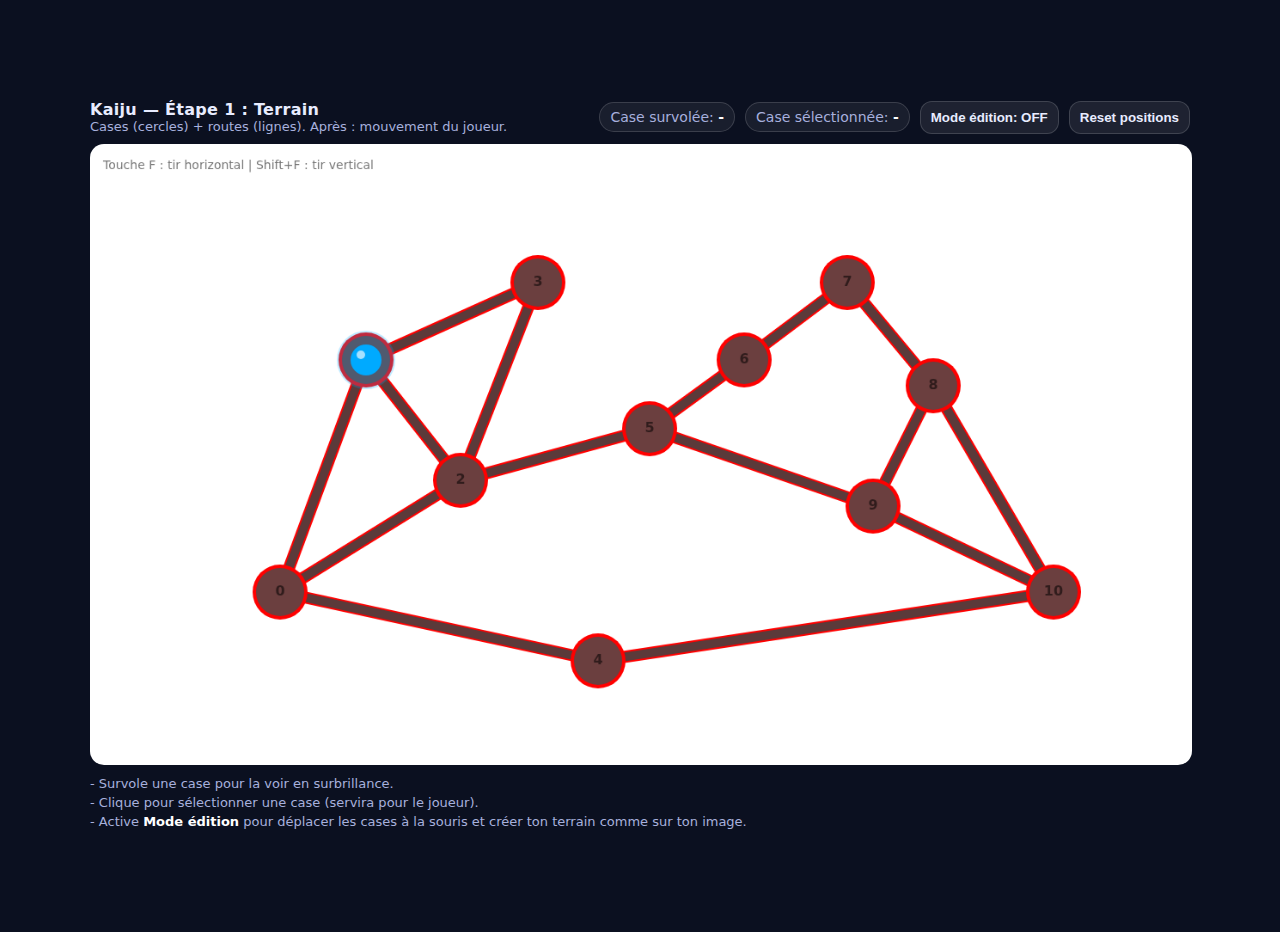
<file: mini-jeux/jeu3/index.html>
<!doctype html>
<html lang="fr">

<head>
    <meta charset="utf-8" />
    <meta name="viewport" content="width=device-width, initial-scale=1" />
    <title>Kaiju — Terrain</title>
    <style>
        body {
            margin: 0;
            background: #0b1020;
            color: #e8ecff;
            font-family: system-ui, Arial, sans-serif;
            display: flex;
            min-height: 100vh;
            align-items: center;
            justify-content: center;
            padding: 16px;
        }

        .wrap {
            width: min(1100px, 100%);
        }

        .top {
            display: flex;
            align-items: center;
            justify-content: space-between;
            gap: 12px;
            margin-bottom: 10px;
            flex-wrap: wrap;
        }

        .hud {
            color: #a7b0dd;
            font-size: 14px;
            display: flex;
            gap: 10px;
            flex-wrap: wrap;
            align-items: center;
        }

        .pill {
            border: 1px solid rgba(255, 255, 255, .15);
            background: rgba(255, 255, 255, .06);
            padding: 6px 10px;
            border-radius: 999px;
        }

        button {
            cursor: pointer;
            background: rgba(255, 255, 255, .08);
            border: 1px solid rgba(255, 255, 255, .15);
            color: #e8ecff;
            padding: 8px 10px;
            border-radius: 12px;
            font-weight: 700;
        }

        button:hover {
            background: rgba(255, 255, 255, .12);
        }

        canvas {
            width: 100%;
            aspect-ratio: 16/9;
            border-radius: 14px;
            border: 1px solid rgba(255, 255, 255, .12);
            background: #ffffff;
            display: block;
        }

        .hint {
            margin-top: 10px;
            color: #a7b0dd;
            font-size: 13px;
            line-height: 1.45;
        }

        b {
            color: #fff;
        }
    </style>
</head>

<body>
    <div class="wrap">
        <div class="top">
            <div>
                <div style="font-weight:900; letter-spacing:.3px;">Kaiju — Étape 1 : Terrain</div>
                <div style="color:#a7b0dd; font-size:13px;">Cases (cercles) + routes (lignes). Après : mouvement du
                    joueur.</div>
            </div>
            <div class="hud">
                <span class="pill">Case survolée: <b id="hovered">-</b></span>
                <span class="pill">Case sélectionnée: <b id="selected">-</b></span>
                <button id="toggleEdit">Mode édition: OFF</button>
                <button id="reset">Reset positions</button>
            </div>
        </div>

        <canvas id="game" width="1280" height="720"></canvas>
        <div class="hint">
            - Survole une case pour la voir en surbrillance.<br />
            - Clique pour sélectionner une case (servira pour le joueur).<br />
            - Active <b>Mode édition</b> pour déplacer les cases à la souris et créer ton terrain comme sur ton image.
        </div>
    </div>

    <script>
        (() => {
            const canvas = document.getElementById("game");
            const ctx = canvas.getContext("2d");

            const uiHovered = document.getElementById("hovered");
            const uiSelected = document.getElementById("selected");
            const btnToggleEdit = document.getElementById("toggleEdit");
            const btnReset = document.getElementById("reset");

            let gameOver = false;
            let gameOverMsg = "";

            let nextFireIn = 2.0; // première attaque après 2 sec

            let bombTimer = 10.0;     // première bombe après 15s
            const BOMB_INTERVAL = 3.0; // ensuite toutes les 5s
            // ====== TERRAIN ======
            const initialNodes = [
                { id: 0, x: 220, y: 520 },
                { id: 1, x: 320, y: 250 },
                { id: 2, x: 430, y: 390 },
                { id: 3, x: 520, y: 160 },
                { id: 4, x: 590, y: 600 },
                { id: 5, x: 650, y: 330 },
                { id: 6, x: 760, y: 250 },
                { id: 7, x: 880, y: 160 },
                { id: 8, x: 980, y: 280 },
                { id: 9, x: 910, y: 420 },
                { id: 10, x: 1120, y: 520 },
            ];

            const edges = [
                [0, 1], [0, 2], [0, 4],
                [1, 2], [1, 3],
                [2, 3], [2, 5],
                [5, 6], [5, 9],
                [6, 7],
                [7, 8],
                [8, 9], [8, 10],
                [9, 10],
                [4, 10],
            ];

            let nodes = initialNodes.map(n => ({ ...n }));

            // ====== ADJ (voisins) ======
            const adj = new Map();
            for (const n of initialNodes) adj.set(n.id, []);
            for (const [a, b] of edges) {
                adj.get(a).push(b);
                adj.get(b).push(a);
            }

            // ====== UI / Interaction ======
            let hoveredId = null;
            let selectedId = null;

            let editMode = false;
            let draggingId = null;
            let dragOffset = { x: 0, y: 0 };

            const NODE_RADIUS = 28;
            const EDGE_WIDTH = 10;

            function setEditMode(on) {
                editMode = on;
                btnToggleEdit.textContent = `Mode édition: ${editMode ? "ON" : "OFF"}`;
            }

            function resetPositions() {
                nodes = initialNodes.map(n => ({ ...n }));
                initPlayer();
                initKaiju();
            }

            // ====== Helpers ======
            function dist2(ax, ay, bx, by) {
                const dx = ax - bx, dy = ay - by;
                return dx * dx + dy * dy;
            }

            function getMousePos(evt) {
                const r = canvas.getBoundingClientRect();
                const scaleX = canvas.width / r.width;
                const scaleY = canvas.height / r.height;
                return {
                    x: (evt.clientX - r.left) * scaleX,
                    y: (evt.clientY - r.top) * scaleY
                };
            }

            function hitNode(mx, my) {
                for (let i = nodes.length - 1; i >= 0; i--) {
                    const n = nodes[i];
                    if (dist2(mx, my, n.x, n.y) <= NODE_RADIUS * NODE_RADIUS) return n.id;
                }
                return null;
            }

            function getNode(id) { return nodes.find(n => n.id === id); }

            // ====== JOUEUR ======
            let playerNodeId = 1;
            let playerPos = { x: 0, y: 0 };
            let playerTarget = { x: 0, y: 0 };
            let isMoving = false;

            const PLAYER_SPEED = 520; // px/s

            function initPlayer() {
                const start = getNode(playerNodeId);
                playerPos.x = start.x; playerPos.y = start.y;
                playerTarget.x = start.x; playerTarget.y = start.y;
                isMoving = false;
            }

            function canMoveTo(fromId, toId) {
                return adj.get(fromId)?.includes(toId);
            }

            function movePlayerTo(nodeId) {
                if (isMoving) return;
                if (!canMoveTo(playerNodeId, nodeId)) return;

                const dest = getNode(nodeId);
                if (!dest) return;

                isMoving = true;
                playerNodeId = nodeId;
                playerTarget.x = dest.x;
                playerTarget.y = dest.y;
            }

            // ====== KAIJU (spawn sur case 10, chase 7s, respawn timer) ======********************************************************************
            const KAIJU = {
                state: "idle",      // "idle" | "warning" | "active"
                nodeId: 10,
                pos: { x: 0, y: 0 },
                target: { x: 0, y: 0 },
                moving: false,

                // timers
                spawnIn: 25.0,      // 1ère apparition après 30s
                nextInterval: 15.0, // ensuite toutes les 15s
                activeLeft: 0,      // temps restant en chase

                // warning blink
                wT: 0,
                wStep: 0,           // 0 ON, 1 OFF, 2 ON
                wVisible: true,
            };

            const KAIJU_WARN_ON = 0.5;
            const KAIJU_WARN_OFF = 0.5;
            const KAIJU_ACTIVE_DURATION = 7.0;         // chase 7s
            const KAIJU_SPEED = PLAYER_SPEED * 0.5;   // presque pareil que joueur 
            let kaijuStepTimer = 0.0;                  // tempo décision de pas

            function initKaijuSpawnSystem() {
                KAIJU.state = "idle";
                KAIJU.spawnIn = 25.0;
                KAIJU.activeLeft = 0;
                KAIJU.moving = false;

                const start = getNode(10);
                KAIJU.pos.x = start.x; KAIJU.pos.y = start.y;
                KAIJU.target.x = start.x; KAIJU.target.y = start.y;
            }

            // plus court chemin: renvoie le "prochain pas" vers goal
            function bfsNextStep(startId, goalId) {
                if (startId === goalId) return startId;

                const q = [startId];
                const prev = new Map();
                prev.set(startId, null);

                while (q.length) {
                    const cur = q.shift();
                    for (const nb of (adj.get(cur) || [])) {
                        if (prev.has(nb)) continue;
                        prev.set(nb, cur);

                        if (nb === goalId) {
                            // remonter jusqu'au premier pas
                            let step = nb;
                            let p = prev.get(step);
                            while (p !== startId && p !== null) {
                                step = p;
                                p = prev.get(step);
                            }
                            return step;
                        }
                        q.push(nb);
                    }
                }
                return startId;
            }

            function startKaijuWarning() {
                // place kaiju sur node 10 (sans être visible "active" encore)
                KAIJU.nodeId = 10;
                const n = getNode(10);
                KAIJU.pos.x = n.x; KAIJU.pos.y = n.y;
                KAIJU.target.x = n.x; KAIJU.target.y = n.y;
                KAIJU.moving = false;

                KAIJU.state = "warning";
                KAIJU.wT = 0;
                KAIJU.wStep = 0;
                KAIJU.wVisible = true;
            }

            function startKaijuActive() {
                KAIJU.state = "active";
                KAIJU.activeLeft = KAIJU_ACTIVE_DURATION;
                kaijuStepTimer = 0.0;
            }

            function hideKaiju() {
                KAIJU.state = "idle";
                KAIJU.moving = false;
                KAIJU.activeLeft = 0;
            }

            function updateKaiju(dt) {
                if (gameOver) return;

                // timer spawn global
                if (KAIJU.state === "idle") {
                    KAIJU.spawnIn -= dt;
                    if (KAIJU.spawnIn <= 0) {
                        startKaijuWarning();
                        // prépare le prochain spawn (dans 20s) — on le remettra après fin de chase
                        KAIJU.spawnIn = KAIJU.nextInterval;
                    }
                    return;
                }

                // warning blink 2 fois
                if (KAIJU.state === "warning") {
                    KAIJU.wT += dt;

                    if (KAIJU.wStep === 0) {
                        KAIJU.wVisible = true;
                        if (KAIJU.wT >= KAIJU_WARN_ON) { KAIJU.wT = 0; KAIJU.wStep = 1; }
                    } else if (KAIJU.wStep === 1) {
                        KAIJU.wVisible = false;
                        if (KAIJU.wT >= KAIJU_WARN_OFF) { KAIJU.wT = 0; KAIJU.wStep = 2; }
                    } else {
                        KAIJU.wVisible = true;
                        if (KAIJU.wT >= KAIJU_WARN_ON) {
                            startKaijuActive();
                        }
                    }
                    return;
                }

                // active chase
                if (KAIJU.state === "active") {
                    KAIJU.activeLeft -= dt;
                    if (KAIJU.activeLeft <= 0) {
                        hideKaiju();
                        return;
                    }

                    // décide un pas toutes les ~0.8s (ajuste)
                    kaijuStepTimer -= dt;
                    if (kaijuStepTimer <= 0 && !KAIJU.moving) {
                        const next = bfsNextStep(KAIJU.nodeId, playerNodeId);
                        if (next !== KAIJU.nodeId) {
                            const dest = getNode(next);
                            KAIJU.nodeId = next;
                            KAIJU.target.x = dest.x;
                            KAIJU.target.y = dest.y;
                            KAIJU.moving = true;
                        }
                        kaijuStepTimer = 0.6 + Math.random() * 0.4; // 0.6–1.0s
                    }

                    // animation déplacement kaiju
                    if (KAIJU.moving) {
                        const dx = KAIJU.target.x - KAIJU.pos.x;
                        const dy = KAIJU.target.y - KAIJU.pos.y;
                        const dist = Math.hypot(dx, dy);
                        const step = KAIJU_SPEED * dt;

                        if (dist <= step) {
                            KAIJU.pos.x = KAIJU.target.x;
                            KAIJU.pos.y = KAIJU.target.y;
                            KAIJU.moving = false;

                            // si kaiju arrive sur la case du joueur -> perdu
                            if (KAIJU.nodeId === playerNodeId) {
                                killPlayer("Le Kaiju t'a rattrapé !");
                            }
                        } else {
                            KAIJU.pos.x += (dx / dist) * step;
                            KAIJU.pos.y += (dy / dist) * step;
                        }
                    }
                }
            }

            function drawKaiju() {
                // WARNING: juste un gros halo sur la case 10
                if (KAIJU.state === "warning" && KAIJU.wVisible) {
                    const n = getNode(10);
                    ctx.save();
                    ctx.fillStyle = "rgba(160, 60, 255, 0.18)";
                    ctx.beginPath();
                    ctx.arc(n.x, n.y, NODE_RADIUS + 40, 0, Math.PI * 2);
                    ctx.fill();
                    // petit warning au centre
                    drawWarningAt(n.x, n.y);
                    ctx.restore();
                    return;
                }

                // ACTIVE: boule violette
                if (KAIJU.state === "active") {
                    const x = KAIJU.pos.x, y = KAIJU.pos.y;
                    ctx.save();
                    ctx.fillStyle = "rgba(160, 60, 255, 0.25)";
                    ctx.beginPath();
                    ctx.arc(x, y, 46, 0, Math.PI * 2);
                    ctx.fill();

                    ctx.fillStyle = "#a03cff";
                    ctx.beginPath();
                    ctx.arc(x, y, 24, 0, Math.PI * 2);
                    ctx.fill();
                    ctx.restore();
                }
            }

            // ====== ATTAQUE FEU (bordure -> ligne -> projectile) ======*******************************************************************************

            const FIRE = {
                state: "idle",    // "idle" | "warning" | "firing"
                axis: "h",        // "h" ou "v"
                lineX: 0,
                lineY: 0,
                t: 0,
                blinkStep: 0,     // 0 ON, 1 OFF, 2 ON
                visible: true,
                projectile: null, // {x,y,vx,vy}
            };

            const WARN_ON = 0.5;
            const WARN_OFF = 0.5;
            const FIRE_SPEED = PLAYER_SPEED * 1.6;  // ~ vitesse joueur
            const FIRE_RADIUS = 28;           // 🔥 plus gros (augmente si tu veux)
            const PLAYER_RADIUS = 18;
            const WARNING_SCALE = 1.4;              // ⚠️ icône plus grande
            function startFireAttack(axis) {


                FIRE.axis = axis;

                // Important: on "verrouille" la ligne au moment du warning (sinon ça bouge trop)
                FIRE.lineX = playerPos.x;
                FIRE.lineY = playerPos.y;

                FIRE.state = "warning";
                FIRE.t = 0;
                FIRE.blinkStep = 0;
                FIRE.visible = true;
                FIRE.projectile = null;
            }

            function spawnProjectile() {
                if (FIRE.axis === "h") {
                    const fromLeft = Math.random() < 0.5;
                    FIRE.projectile = {
                        x: fromLeft ? -60 : canvas.width + 60,
                        y: FIRE.lineY,
                        vx: fromLeft ? FIRE_SPEED : -FIRE_SPEED,
                        vy: 0
                    };
                } else {
                    const fromTop = Math.random() < 0.5;
                    FIRE.projectile = {
                        x: FIRE.lineX,
                        y: fromTop ? -60 : canvas.height + 60,
                        vx: 0,
                        vy: fromTop ? FIRE_SPEED : -FIRE_SPEED
                    };
                }
            }

            function killPlayer(reason) {
                gameOver = true;
                gameOverMsg = "T'as perdu 😵 — " + reason;

                // stop feu
                FIRE.state = "idle";
                FIRE.projectile = null;

                // stop mouvement
                isMoving = false;
            }

            function updateFire(dt) {

                if (FIRE.state === "idle") return;

                if (FIRE.state === "warning") {
                    FIRE.t += dt;

                    if (FIRE.blinkStep === 0) {
                        FIRE.visible = true;
                        if (FIRE.t >= WARN_ON) { FIRE.t = 0; FIRE.blinkStep = 1; }
                    } else if (FIRE.blinkStep === 1) {
                        FIRE.visible = false;
                        if (FIRE.t >= WARN_OFF) { FIRE.t = 0; FIRE.blinkStep = 2; }
                    } else {
                        FIRE.visible = true;
                        if (FIRE.t >= WARN_ON) {
                            FIRE.state = "firing";
                            spawnProjectile();
                        }
                    }
                    return;
                }

                // firing
                const p = FIRE.projectile;
                if (!p) { FIRE.state = "idle"; return; }

                p.x += p.vx * dt;
                p.y += p.vy * dt;

                // collision joueur vs boule de feu
                const d = Math.hypot(playerPos.x - p.x, playerPos.y - p.y);
                if (d <= (PLAYER_RADIUS + FIRE_RADIUS)) {
                    killPlayer("Touché par le feu !");
                }

                // fin quand sort de l'écran
                if (p.x < -120 || p.x > canvas.width + 120 || p.y < -120 || p.y > canvas.height + 120) {
                    FIRE.state = "idle";
                    FIRE.projectile = null;
                }
            }


            function drawWarningAt(x, y) {
                ctx.save();
                ctx.translate(x, y);

                const s = WARNING_SCALE;

                ctx.fillStyle = "#ffd400";
                ctx.beginPath();
                ctx.moveTo(0, -22 * s);
                ctx.lineTo(22 * s, 18 * s);
                ctx.lineTo(-22 * s, 18 * s);
                ctx.closePath();
                ctx.fill();

                ctx.fillStyle = "#111";
                ctx.font = `bold ${Math.round(22 * s)}px system-ui`;
                ctx.textAlign = "center";
                ctx.textBaseline = "middle";
                ctx.fillText("!", 0, 4 * s);

                ctx.restore();
            }

            function drawBorderWarning() {
                if (FIRE.state !== "warning" || !FIRE.visible) return;

                ctx.save();

                // ligne rouge légère
                ctx.strokeStyle = "rgba(255,0,0,0.35)";
                ctx.lineWidth = 8;
                ctx.lineCap = "round";

                if (FIRE.axis === "h") {
                    const y = FIRE.lineY;
                    ctx.beginPath();
                    ctx.moveTo(20, y);
                    ctx.lineTo(canvas.width - 20, y);
                    ctx.stroke();

                    // warning aux 2 bords (gauche + droite)
                    drawWarningAt(40, y);
                    drawWarningAt(canvas.width - 40, y);
                } else {
                    const x = FIRE.lineX;
                    ctx.beginPath();
                    ctx.moveTo(x, 20);
                    ctx.lineTo(x, canvas.height - 20);
                    ctx.stroke();

                    // warning haut + bas
                    drawWarningAt(x, 40);
                    drawWarningAt(x, canvas.height - 40);
                }

                ctx.restore();
            }

            function drawFireball() {
                if (FIRE.state !== "firing" || !FIRE.projectile) return;

                const p = FIRE.projectile;

                // halo
                ctx.fillStyle = "rgba(255, 60, 0, 0.25)";
                ctx.beginPath();
                ctx.arc(p.x, p.y, FIRE_RADIUS + 14, 0, Math.PI * 2);
                ctx.fill();

                // boule (plus grosse)
                ctx.fillStyle = "#ff3c00";
                ctx.beginPath();
                ctx.arc(p.x, p.y, FIRE_RADIUS, 0, Math.PI * 2);
                ctx.fill();

                // centre clair
                ctx.fillStyle = "rgba(255,255,255,0.55)";
                ctx.beginPath();
                ctx.arc(p.x - 6, p.y - 6, Math.max(4, FIRE_RADIUS * 0.35), 0, Math.PI * 2);
                ctx.fill();
            }

            // ====== ATTAQUE BOMBE (zone rouge -> explosion) ======***********************************************************************************
            const BOMB = {
                state: "idle",     // "idle" | "warning" | "exploding"
                x: 0,
                y: 0,
                r: 260,            // rayon du cercle rouge (augmente/réduit)
                t: 0,
                blinkStep: 0,      // 0 ON, 1 OFF, 2 ON
                visible: true,
                affected: [],      // ids des cases touchées
                explosionT: 0,     // timer explosion
            };

            const BOMB_WARN_ON = 0.5;
            const BOMB_WARN_OFF = 0.5;
            const EXPLOSION_DURATION = 0.6; // durée animation explosion

            function pickRandomBombCenter() {
                // centre sur une case aléatoire (tu peux changer: proche du joueur, etc.)
                const n = nodes[Math.floor(Math.random() * nodes.length)];
                return { x: n.x, y: n.y };
            }

            function computeAffectedNodes(cx, cy, radius) {
                const out = [];
                const r2 = radius * radius;
                for (const n of nodes) {
                    const dx = n.x - cx;
                    const dy = n.y - cy;
                    if (dx * dx + dy * dy <= r2) out.push(n.id);
                }
                return out;
            }

            function startBombAttack() {
                if (gameOver) return;
                if (BOMB.state !== "idle") return;       // une bombe à la fois


                const c = pickRandomBombCenter();
                BOMB.x = c.x;
                BOMB.y = c.y;
                BOMB.affected = computeAffectedNodes(BOMB.x, BOMB.y, BOMB.r);

                BOMB.state = "warning";
                BOMB.t = 0;
                BOMB.blinkStep = 0;
                BOMB.visible = true;
                BOMB.explosionT = 0;
            }

            function updateBomb(dt) {
                if (BOMB.state === "idle") return;

                if (BOMB.state === "warning") {
                    BOMB.t += dt;

                    if (BOMB.blinkStep === 0) {
                        BOMB.visible = true;
                        if (BOMB.t >= BOMB_WARN_ON) { BOMB.t = 0; BOMB.blinkStep = 1; }
                    } else if (BOMB.blinkStep === 1) {
                        BOMB.visible = false;
                        if (BOMB.t >= BOMB_WARN_OFF) { BOMB.t = 0; BOMB.blinkStep = 2; }
                    } else {
                        BOMB.visible = true;
                        if (BOMB.t >= BOMB_WARN_ON) {
                            // BOOM
                            BOMB.state = "exploding";
                            BOMB.explosionT = 0;

                            // si joueur sur une case touchée -> perdu
                            if (BOMB.affected.includes(playerNodeId)) {
                                killPlayer("Touché par la bombe !");
                            }
                        }
                    }
                    return;
                }

                // explosion anim
                if (BOMB.state === "exploding") {
                    BOMB.explosionT += dt;
                    if (BOMB.explosionT >= EXPLOSION_DURATION) {
                        BOMB.state = "idle";
                    }
                }
            }

            function drawBombWarning() {
                if (BOMB.state !== "warning" || !BOMB.visible) return;

                // cercle rouge translucide
                ctx.save();
                ctx.fillStyle = "rgba(255, 0, 0, 0.18)";
                ctx.beginPath();
                ctx.arc(BOMB.x, BOMB.y, BOMB.r, 0, Math.PI * 2);
                ctx.fill();

                // contour
                ctx.strokeStyle = "rgba(255, 0, 0, 0.45)";
                ctx.lineWidth = 6;
                ctx.beginPath();
                ctx.arc(BOMB.x, BOMB.y, BOMB.r, 0, Math.PI * 2);
                ctx.stroke();

                // icône ! au centre (réutilise ton style)
                drawWarningAt(BOMB.x, BOMB.y);

                ctx.restore();
            }

            function drawBombExplosion() {
                if (BOMB.state !== "exploding") return;

                const t = Math.min(1, BOMB.explosionT / EXPLOSION_DURATION);

                // expansion + fade
                const R = BOMB.r * (0.6 + 0.6 * t);

                ctx.save();

                // flash central
                ctx.fillStyle = `rgba(255,120,0,${0.25 * (1 - t)})`;
                ctx.beginPath();
                ctx.arc(BOMB.x, BOMB.y, R, 0, Math.PI * 2);
                ctx.fill();

                // ring
                ctx.strokeStyle = `rgba(255,60,0,${0.55 * (1 - t)})`;
                ctx.lineWidth = 10;
                ctx.beginPath();
                ctx.arc(BOMB.x, BOMB.y, R, 0, Math.PI * 2);
                ctx.stroke();

                // marque les cases touchées en rouge pendant l'explosion
                for (const id of BOMB.affected) {
                    const n = getNode(id);
                    if (!n) continue;
                    ctx.fillStyle = `rgba(255,0,0,${0.22 * (1 - t)})`;
                    ctx.beginPath();
                    ctx.arc(n.x, n.y, NODE_RADIUS + 14, 0, Math.PI * 2);
                    ctx.fill();
                }

                ctx.restore();
            }

            // ====== Animation update ======
            let lastTime = performance.now();
            function update() {
                const now = performance.now();
                const dt = Math.min(0.033, (now - lastTime) / 1000);
                lastTime = now;

                if (gameOver) return;
                // ===== BOMBE AUTO =====
                bombTimer -= dt;
                if (bombTimer <= 0) {
                    startBombAttack();
                    bombTimer = BOMB_INTERVAL;
                }

                // Timer attaque auto
                nextFireIn -= dt;
                if (nextFireIn <= 0) {
                    startRandomFireAttack();
                    // Prochaine attaque aléatoire entre 1.8s et 3.5s
                    nextFireIn = 1.8 + Math.random() * 1.7;
                }

                // player move
                if (isMoving) {
                    const dx = playerTarget.x - playerPos.x;
                    const dy = playerTarget.y - playerPos.y;
                    const dist = Math.hypot(dx, dy);
                    const step = PLAYER_SPEED * dt;

                    if (dist <= step) {
                        playerPos.x = playerTarget.x;
                        playerPos.y = playerTarget.y;
                        isMoving = false;
                    } else {
                        playerPos.x += (dx / dist) * step;
                        playerPos.y += (dy / dist) * step;
                    }
                }

                // fire attack
                updateFire(dt);
                updateBomb(dt);
                updateKaiju(dt);
            }



            // ====== Draw ======
            function draw() {
                update();

                ctx.clearRect(0, 0, canvas.width, canvas.height);
                ctx.fillStyle = "#ffffff";
                ctx.fillRect(0, 0, canvas.width, canvas.height);

                // edges
                for (const [aId, bId] of edges) {
                    const a = getNode(aId);
                    const b = getNode(bId);
                    if (!a || !b) continue;

                    ctx.lineCap = "round";

                    ctx.strokeStyle = "#ff0000";
                    ctx.lineWidth = EDGE_WIDTH + 4;
                    ctx.beginPath();
                    ctx.moveTo(a.x, a.y);
                    ctx.lineTo(b.x, b.y);
                    ctx.stroke();

                    ctx.strokeStyle = "#5b3a3a";
                    ctx.lineWidth = EDGE_WIDTH;
                    ctx.beginPath();
                    ctx.moveTo(a.x, a.y);
                    ctx.lineTo(b.x, b.y);
                    ctx.stroke();
                }

                // nodes
                for (const n of nodes) {
                    const isHovered = n.id === hoveredId;
                    const isSelected = n.id === selectedId;

                    ctx.fillStyle = "#ff0000";
                    ctx.beginPath();
                    ctx.arc(n.x, n.y, NODE_RADIUS + 4, 0, Math.PI * 2);
                    ctx.fill();

                    ctx.fillStyle = "#6b3f3f";
                    ctx.beginPath();
                    ctx.arc(n.x, n.y, NODE_RADIUS, 0, Math.PI * 2);
                    ctx.fill();

                    if (isHovered || isSelected) {
                        ctx.strokeStyle = isSelected ? "#00d1ff" : "#ffd166";
                        ctx.lineWidth = 4;
                        ctx.beginPath();
                        ctx.arc(n.x, n.y, NODE_RADIUS + 8, 0, Math.PI * 2);
                        ctx.stroke();
                    }

                    ctx.fillStyle = "rgba(0,0,0,0.55)";
                    ctx.font = "bold 16px system-ui";
                    ctx.textAlign = "center";
                    ctx.textBaseline = "middle";
                    ctx.fillText(String(n.id), n.x, n.y);
                }

                // Kaiju (simple rond violet)
                //effacer
                drawBorderWarning(); // warning AU-DESSUS du terrain
                drawFireball();      // boule AU-DESSUS
                drawBombWarning();
                drawBombExplosion();
                drawKaiju();


                // joueur (dessiné au-dessus)
                {
                    const px = playerPos.x;
                    const py = playerPos.y;

                    ctx.fillStyle = "rgba(0, 170, 255, 0.25)";
                    ctx.beginPath();
                    ctx.arc(px, py, 34, 0, Math.PI * 2);
                    ctx.fill();

                    ctx.fillStyle = "#00aaff";
                    ctx.beginPath();
                    ctx.arc(px, py, 18, 0, Math.PI * 2);
                    ctx.fill();

                    ctx.fillStyle = "rgba(255,255,255,0.65)";
                    ctx.beginPath();
                    ctx.arc(px - 6, py - 6, 5, 0, Math.PI * 2);
                    ctx.fill();
                }

                // texte édition
                if (editMode) {
                    ctx.fillStyle = "rgba(0,0,0,0.6)";
                    ctx.font = "14px system-ui";
                    ctx.textAlign = "left";
                    ctx.fillText("Mode édition ON : drag pour bouger une case", 14, 24);
                    ctx.fillText("Touche F : tir horizontal | Shift+F : tir vertical", 14, 44);
                } else {
                    ctx.fillStyle = "rgba(0,0,0,0.55)";
                    ctx.font = "14px system-ui";
                    ctx.textAlign = "left";
                    ctx.fillText("Touche F : tir horizontal | Shift+F : tir vertical", 14, 24);
                }
                //jeu terminer
                if (gameOver) {
                    ctx.fillStyle = "rgba(0,0,0,0.45)";
                    ctx.fillRect(0, 0, canvas.width, canvas.height);

                    ctx.fillStyle = "#fff";
                    ctx.font = "bold 48px system-ui";
                    ctx.textAlign = "center";
                    ctx.fillText("T'AS PERDU", canvas.width / 2, canvas.height / 2 - 10);

                    ctx.font = "18px system-ui";
                    ctx.fillStyle = "rgba(255,255,255,0.9)";
                    ctx.fillText(gameOverMsg, canvas.width / 2, canvas.height / 2 + 28);

                    ctx.fillText("Appuie sur R pour recommencer", canvas.width / 2, canvas.height / 2 + 60);
                }

                requestAnimationFrame(draw);
            }
            //feu aleratoire
            function startRandomFireAttack() {
                if (FIRE.state !== "idle" || gameOver) return;

                const axis = Math.random() < 0.5 ? "h" : "v";
                FIRE.axis = axis;

                // Position aléatoire sur l'écran (évite trop proche des bords)
                const margin = 80;
                if (axis === "h") {
                    FIRE.lineY = margin + Math.random() * (canvas.height - margin * 2);
                    FIRE.lineX = playerPos.x; // pas utilisé pour h, mais ok
                } else {
                    FIRE.lineX = margin + Math.random() * (canvas.width - margin * 2);
                    FIRE.lineY = playerPos.y; // pas utilisé pour v, mais ok
                }

                FIRE.state = "warning";
                FIRE.t = 0;
                FIRE.blinkStep = 0;
                FIRE.visible = true;
                FIRE.projectile = null;
            }

            // ====== Events ======
            canvas.addEventListener("mousemove", (e) => {
                const { x, y } = getMousePos(e);
                hoveredId = hitNode(x, y);
                uiHovered.textContent = hoveredId ?? "-";

                if (editMode && draggingId !== null) {
                    const n = getNode(draggingId);
                    if (n) {
                        n.x = x - dragOffset.x;
                        n.y = y - dragOffset.y;

                        // si on déplace la case du joueur (et pas en mouvement)
                        if (n.id === playerNodeId && !isMoving) {
                            playerPos.x = n.x; playerPos.y = n.y;
                            playerTarget.x = n.x; playerTarget.y = n.y;
                        }
                    }
                }
            });

            canvas.addEventListener("mousedown", (e) => {
                const { x, y } = getMousePos(e);
                const id = hitNode(x, y);

                if (editMode) {
                    if (id !== null) {
                        draggingId = id;
                        const n = getNode(id);
                        dragOffset.x = x - n.x;
                        dragOffset.y = y - n.y;
                    }
                    return;
                }

                if (id !== null) {
                    selectedId = id;
                    uiSelected.textContent = String(selectedId);
                    movePlayerTo(id);
                }
            });

            window.addEventListener("mouseup", () => {
                draggingId = null;
            });

            btnToggleEdit.addEventListener("click", () => {
                setEditMode(!editMode);
            });

            btnReset.addEventListener("click", () => {
                resetPositions();
            });

            // Test clavier: F = horizontal, Shift+F = vertical
            window.addEventListener("keydown", (e) => {
                if (e.code === "KeyF") {
                    startFireAttack(e.shiftKey ? "v" : "h");
                }
            });
            window.addEventListener("keydown", (e) => {
                if (e.code === "KeyB") {
                    startBombAttack();
                }
            });

            // init
            setEditMode(false);
            initPlayer();
            initKaijuSpawnSystem();
            draw();
        })();

       



    </script>


</body>

</html>
</file>
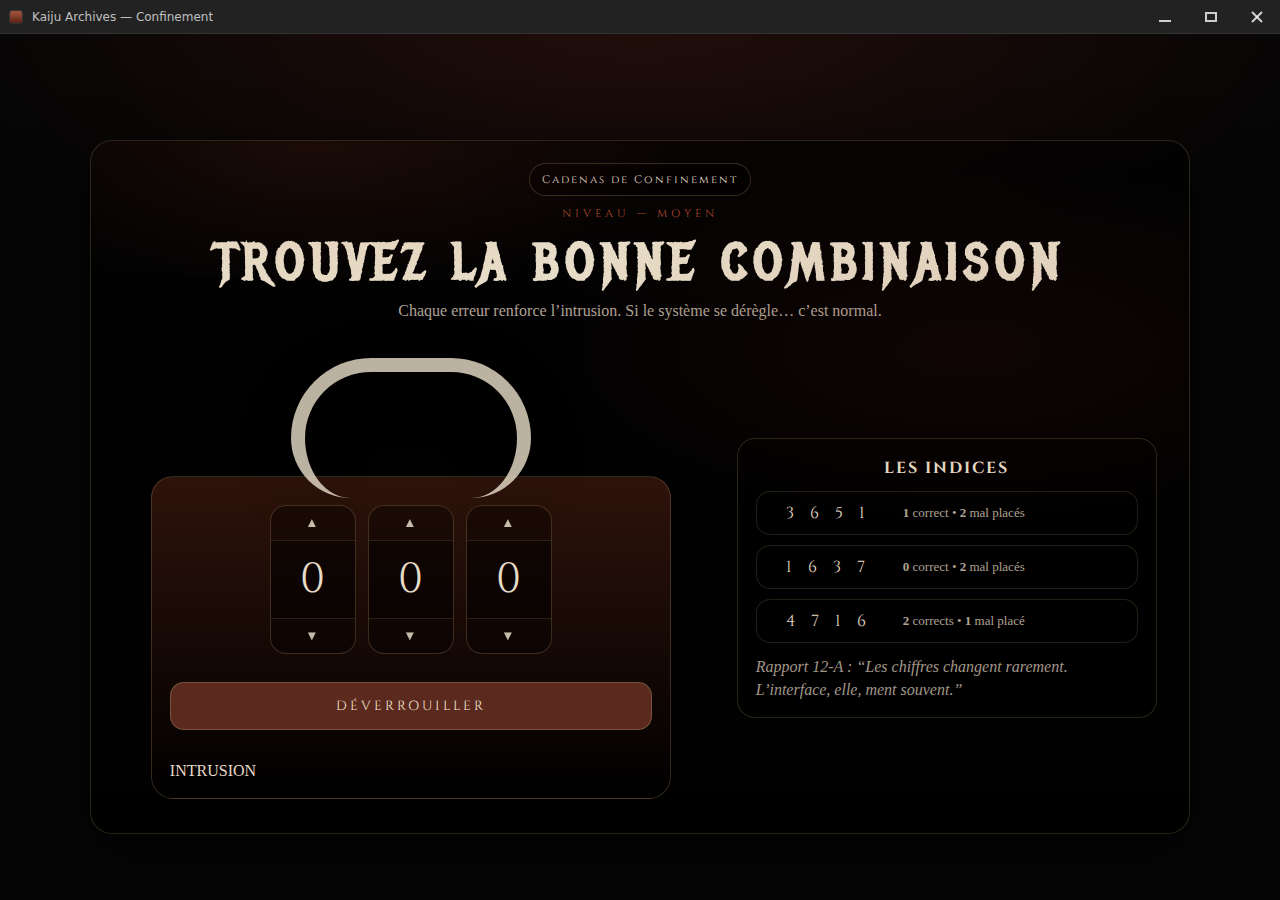
<file: mini-jeux/jeu2/cadenas.html>
<!doctype html>
<html lang="fr">
  <head>
    <meta charset="UTF-8" />
    <meta name="viewport" content="width=device-width, initial-scale=1" />
    <title>KAIJU — Cadenas de Confinement</title>

    <!-- mêmes polices que Kaijupedia -->
    <link rel="preconnect" href="https://fonts.googleapis.com" />
    <link rel="preconnect" href="https://fonts.gstatic.com" crossorigin />
    <link href="https://fonts.googleapis.com/css2?family=Cinzel:wght@400;700&family=IM+Fell+English&display=swap" rel="stylesheet" />
    <link href="https://fonts.googleapis.com/css2?family=Metal+Mania&display=swap" rel="stylesheet" />

    <link rel="stylesheet" href="./cadenas.css" />
  </head>

  <body>
    <main class="screen">
      <section class="panel">
        <div class="panel__head">
          <div class="badge">Cadenas de Confinement</div>
          <div class="kicker">NIVEAU — MOYEN</div>
          <h1>Trouvez la bonne combinaison</h1>
          <p class="muted">
            Chaque erreur renforce l’intrusion. Si le système se dérègle… c’est normal.
          </p>
        </div>

        <div class="layout">
          <!-- CADENAS -->
          <div class="lock">
            <div class="lock__top">
              <div class="lock__shackle"></div>
              <div class="lock__body">
                <div class="wheels" id="wheels"></div>

                <button class="btn" id="unlockBtn" type="button">
                  Déverrouiller
                </button>

                <div class="status" id="statusLine"></div>

                <div class="corruption">
                  <div class="corruption__label">INTRUSION</div>
                  <div class="corruption__bar">
                    <div class="corruption__fill" id="corruptFill"></div>
                  </div>
                </div>
              </div>
            </div>
          </div>

          <!-- INDICES -->
          <aside class="notes">
            <div class="notes__paper">
              <h2>Les Indices</h2>

              <div class="clue">
                <div class="guess">3 6 5 1</div>
                <div class="result"><b>1</b> correct • <b>2</b> mal placés</div>
              </div>

              <div class="clue">
                <div class="guess">1 6 3 7</div>
                <div class="result"><b>0</b> correct • <b>2</b> mal placés</div>
              </div>

              <div class="clue">
                <div class="guess">4 7 1 6</div>
                <div class="result"><b>2</b> corrects • <b>1</b> mal placé</div>
              </div>

              <p class="notes__hint">
                Rapport 12-A : “Les chiffres changent rarement. L’interface, elle, ment souvent.”
              </p>
            </div>
          </aside>
        </div>
      </section>

      <!-- couche “glitch” -->
      <div class="glitch" id="glitchLayer" aria-hidden="true"></div>

      <!-- popups -->
      <div class="popups" id="popups" aria-hidden="true"></div>
    </main>

    <!-- Winbar comme ta Kaijupedia -->
    <div class="winbar">
      <div class="winbar__left">
        <span class="winbar__icon"></span>
        <span class="winbar__title">Kaiju Archives — Confinement</span>
      </div>
      <div class="winbar__controls">
        <button class="winbtn winbtn--min" aria-label="Réduire" title="Réduire"><span></span></button>
        <button class="winbtn winbtn--max" aria-label="Agrandir" title="Agrandir"><span></span></button>
        <button class="winbtn winbtn--close" aria-label="Fermer" title="Fermer"><span></span></button>
      </div>
    </div>

    <script src="./cadenas.js"></script>
  </body>
</html>
</file>
<file: mini-jeux/jeu2/cadenas.css>
:root {
  --bg: #070707;
  --ink: #e7dcc7;
  --muted: rgba(231, 220, 199, 0.75);
  --line: rgba(200, 160, 110, 0.28);
  --accent: #8c2f1f;
  --accent2: #b64a2a;

  --serif: "IM Fell English", serif;
  --title: "Cinzel", serif;

  --radius: 18px;
  --shadow: 0 18px 60px rgba(0, 0, 0, 0.55);
  --winbar-h: 34px;
  --chromeTop-h: 44px; /* onglets + boutons fenêtre sur la même ligne */
  --browserbar-h: 56px; /* barre d'adresse */
}

* {
  box-sizing: border-box;
  margin: 0;
  padding: 0;
}
html,
body {
  height: 100%;
}
body {
  color: var(--ink);
  font-family: var(--serif);
  background:
    radial-gradient(
      1200px 500px at 50% 0%,
      rgba(140, 47, 31, 0.22),
      transparent 60%
    ),
    #050505;
  padding-top: calc(var(--chromeTop-h) + var(--browserbar-h));
}

/* ===================== TOP ROW (onglets + boutons fenêtre) ===================== */
.chromeTop {
  position: fixed;
  top: 0;
  left: 0;
  width: 100%;
  height: var(--chromeTop-h);
  z-index: 10000;

  display: flex;
  align-items: flex-end;
  justify-content: space-between;
  gap: 12px;

  padding: 8px 10px 0;
  background: linear-gradient(
    to bottom,
    rgba(20, 20, 20, 0.92),
    rgba(10, 10, 10, 0.86)
  );
  border-bottom: 1px solid rgba(255, 255, 255, 0.08);
  backdrop-filter: blur(10px);
}

.chromeTop__tabs {
  display: flex;
  align-items: flex-end;
  gap: 8px;
  min-width: 0;
  flex: 1;
}

.chromeTop__controls {
  display: flex;
  align-items: center;
  gap: 8px;
  flex: 0 0 auto;
}

/* Onglets */
.tab {
  height: 28px;
  display: inline-flex;
  align-items: center;
  gap: 8px;
  padding: 0 10px;
  border-radius: 10px 10px 0 0;

  font-family: system-ui, -apple-system, Segoe UI, Roboto, Arial, sans-serif;
  font-size: 13px;
  color: rgba(255, 255, 255, 0.78);

  background: rgba(255, 255, 255, 0.06);
  border: 1px solid rgba(255, 255, 255, 0.08);
  border-bottom: none;
}

.tab--active {
  background: rgba(0, 0, 0, 0.55);
  color: rgba(255, 255, 255, 0.92);
}

.tab--ghost {
  opacity: 0.7;
  padding: 0 12px;
}

.tab__dot {
  width: 8px;
  height: 8px;
  border-radius: 999px;
  background: rgba(42, 92, 255, 0.9);
  box-shadow: 0 0 14px rgba(42, 92, 255, 0.35);
}

.tab__close {
  opacity: 0.7;
  margin-left: 6px;
}
.tab__close:hover {
  opacity: 1;
}

/* Boutons fenêtre (— □ ✕) */
.winbtn {
  width: 44px;
  height: 28px;
  border-radius: 10px;
  border: 1px solid rgba(255, 255, 255, 0.1);
  background: rgba(0, 0, 0, 0.35);
  color: rgba(255, 255, 255, 0.85);
  cursor: pointer;
  font-family: system-ui, -apple-system, Segoe UI, Roboto, Arial, sans-serif;
  font-size: 14px;
}
.winbtn:hover {
  background: rgba(255, 255, 255, 0.06);
}
.winbtn--close:hover {
  background: rgba(232, 17, 35, 0.95);
}

/* ===================== ROW 2 (barre d'adresse) ===================== */
.browserbar {
  position: fixed;
  top: var(--chromeTop-h);
  left: 0;
  width: 100%;
  height: var(--browserbar-h);
  z-index: 9999;

  background: linear-gradient(
    to bottom,
    rgba(20, 20, 20, 0.9),
    rgba(10, 10, 10, 0.84)
  );
  border-bottom: 1px solid rgba(255, 255, 255, 0.08);
  backdrop-filter: blur(10px);
}

.browserbar__row {
  height: 100%;
  display: grid;
  grid-template-columns: auto 1fr auto;
  align-items: center;
  gap: 10px;
  padding: 10px 10px;
}

.navbtns,
.tools {
  display: flex;
  gap: 8px;
}

.navbtn {
  width: 34px;
  height: 32px;
  border-radius: 10px;
  border: 1px solid rgba(255, 255, 255, 0.1);
  background: rgba(0, 0, 0, 0.35);
  color: rgba(255, 255, 255, 0.8);
  cursor: pointer;
}
.navbtn:hover {
  background: rgba(255, 255, 255, 0.06);
}

.address {
  height: 34px;
  border-radius: 12px;
  border: 1px solid rgba(255, 255, 255, 0.1);
  background: rgba(0, 0, 0, 0.45);

  display: flex;
  align-items: center;
  gap: 8px;
  padding: 0 12px;

  font-family: system-ui, -apple-system, Segoe UI, Roboto, Arial, sans-serif;
  font-size: 13px;
  color: rgba(255, 255, 255, 0.75);
  overflow: hidden;
}

.address .url {
  white-space: nowrap;
  overflow: hidden;
  text-overflow: ellipsis;
}

/* ===================== LAYOUT ===================== */
.screen {
  min-height: 100%;
  display: grid;
  place-items: center;
  padding: 26px 18px;
}

.panel {
  width: min(1100px, 100%);
  border-radius: 22px;
  border: 1px solid rgba(200, 160, 110, 0.22);
  background: linear-gradient(
    to bottom,
    rgba(0, 0, 0, 0.55),
    rgba(0, 0, 0, 0.82)
  );
  box-shadow: var(--shadow);
  position: relative;
  overflow: hidden;
}

.panel::before {
  content: "";
  position: absolute;
  inset: 0;
  background:
    radial-gradient(
      600px 260px at 20% 0%,
      rgba(182, 74, 42, 0.12),
      transparent 60%
    ),
    radial-gradient(
      700px 280px at 80% 30%,
      rgba(140, 47, 31, 0.1),
      transparent 65%
    );
  pointer-events: none;
}

.panel__head {
  padding: 22px 22px 10px;
  text-align: center;
}

.badge {
  display: inline-block;
  font-family: var(--title);
  letter-spacing: 2px;
  font-size: 11px;
  padding: 8px 12px;
  border-radius: 999px;
  border: 1px solid rgba(200, 160, 110, 0.25);
  background: rgba(0, 0, 0, 0.35);
}

.kicker {
  margin-top: 10px;
  font-family: var(--title);
  letter-spacing: 4px;
  font-size: 11px;
  color: var(--accent2);
}

.panel__head h1 {
  margin-top: 10px;
  font-family: "Metal Mania", cursive;
  letter-spacing: 6px;
  font-size: clamp(34px, 4vw, 52px);
  text-transform: uppercase;
}

.muted {
  margin-top: 8px;
  color: var(--muted);
}

.layout {
  display: grid;
  grid-template-columns: 1.15fr 0.85fr;
  gap: 18px;
  padding: 18px 22px 24px;
}
@media (max-width: 900px) {
  .layout {
    grid-template-columns: 1fr;
  }
}

/* ===================== LOCK ===================== */
.lock {
  display: grid;
  place-items: center;
  padding: 10px;
}
.lock__top {
  width: min(520px, 100%);
}
.lock__shackle {
  height: 140px;
  width: 240px;
  margin: 0 auto;
  border-radius: 120px 120px 90px 90px;
  border: 14px solid rgba(231, 220, 199, 0.9);
  border-bottom: none;
  filter: drop-shadow(0 18px 30px rgba(0, 0, 0, 0.45));
  opacity: 0.9;
}
.lock__body {
  margin-top: -22px;
  border-radius: 22px;
  border: 1px solid rgba(200, 160, 110, 0.25);
  background: linear-gradient(
    to bottom,
    rgba(182, 74, 42, 0.25),
    rgba(0, 0, 0, 0.75)
  );
  padding: 18px;
}

.wheels {
  display: flex;
  gap: 12px;
  justify-content: center;
  padding: 10px 0 18px;
}

.wheel {
  width: 86px;
  border-radius: 16px;
  border: 1px solid rgba(200, 160, 110, 0.25);
  background: rgba(0, 0, 0, 0.35);
  overflow: hidden;
  position: relative;
}

.wheel button {
  width: 100%;
  border: none;
  background: transparent;
  color: var(--ink);
  cursor: pointer;
  font-family: var(--title);
  letter-spacing: 2px;
  padding: 8px 0;
  opacity: 0.85;
}
.wheel button:hover {
  opacity: 1;
  color: var(--accent2);
}

.wheel .num {
  text-align: center;
  font-family: var(--title);
  font-size: 42px;
  padding: 10px 0;
  border-top: 1px solid rgba(200, 160, 110, 0.18);
  border-bottom: 1px solid rgba(200, 160, 110, 0.18);
  background: rgba(0, 0, 0, 0.35);
}

.btn {
  width: 100%;
  margin-top: 10px;
  padding: 14px 14px;
  border-radius: 14px;
  font-family: var(--title);
  letter-spacing: 3px;
  text-transform: uppercase;
  background: #5c291f;
  color: #f1e6cf;
  border: 1px solid rgba(138, 111, 76, 0.6);
  cursor: pointer;
}
.btn:hover {
  filter: brightness(1.06);
  transform: translateY(-1px);
}
.btn:active {
  transform: translateY(0);
  filter: brightness(0.98);
}

.status {
  min-height: 22px;
  margin-top: 10px;
  text-align: center;
  color: rgba(255, 140, 140, 0.95);
  font-size: 14px;
}

/* ===================== NOTES ===================== */
.notes {
  display: grid;
  place-items: center;
  padding: 10px;
}
.notes__paper {
  width: min(420px, 100%);
  border-radius: 18px;
  border: 1px solid rgba(200, 160, 110, 0.22);
  background: rgba(0, 0, 0, 0.35);
  padding: 18px 18px 16px;
}
.notes__paper h2 {
  font-family: var(--title);
  letter-spacing: 2px;
  text-transform: uppercase;
  font-size: 16px;
  margin-bottom: 12px;
  text-align: center;
}

/* ✅ FIX ALIGNEMENT INDICES (grid 2 colonnes stables) */
.clue {
  display: grid;
  grid-template-columns: 120px 1fr; /* colonne chiffres fixe */
  align-items: center;
  gap: 14px;

  padding: 10px 12px;
  border-radius: 14px;
  border: 1px solid rgba(200, 160, 110, 0.18);
  background: rgba(0, 0, 0, 0.28);
  margin-bottom: 10px;
}

.guess {
  width: 120px; /* match la colonne */
  text-align: center;
  font-family: var(--title);
  letter-spacing: 6px;
  font-size: 16px;
  white-space: nowrap;
}

.result {
  text-align: left;
  color: var(--muted);
  font-size: 13px;
}

.notes__hint {
  margin-top: 12px;
  color: rgba(231, 220, 199, 0.7);
  font-style: italic;
  line-height: 1.45;
}

/* ===================== GLITCH ===================== */
.glitch {
  position: fixed;
  inset: 0;
  pointer-events: none;
  opacity: 0;
  background: repeating-linear-gradient(
    to bottom,
    rgba(255, 255, 255, 0.06),
    rgba(255, 255, 255, 0.06) 1px,
    transparent 1px,
    transparent 4px
  );
  mix-blend-mode: overlay;
}

/* ===================== WINBAR (copie Kaijupedia) ===================== */
.winbar {
  position: fixed;
  top: 0;
  left: 0;
  width: 100%;
  height: var(--winbar-h);
  z-index: 9999;
  display: flex;
  align-items: center;
  justify-content: space-between;
  background-color: #212221;
  border-bottom: 1px solid rgba(255, 255, 255, 0.08);
  backdrop-filter: blur(8px);
  padding-left: 10px;
}
.winbar__left {
  display: flex;
  align-items: center;
  gap: 10px;
  min-width: 0;
}
.winbar__icon {
  width: 12px;
  height: 12px;
  border-radius: 2px;
  background: linear-gradient(
    to bottom,
    rgba(180, 90, 60, 0.9),
    rgba(100, 35, 25, 0.9)
  );
  box-shadow: 0 0 0 1px rgba(255, 255, 255, 0.08);
}
.winbar__title {
  font-family: system-ui, -apple-system, Segoe UI, Roboto, Arial, sans-serif;
  font-size: 12px;
  color: rgba(255, 255, 255, 0.72);
  white-space: nowrap;
  overflow: hidden;
  text-overflow: ellipsis;
}
.winbar__controls {
  display: flex;
  height: 100%;
}
.winbtn {
  width: 46px;
  height: var(--winbar-h);
  border: none;
  background: transparent;
  display: flex;
  align-items: center;
  justify-content: center;
  cursor: pointer;
  color: rgba(255, 255, 255, 0.78);
}
.winbtn:hover {
  background: rgba(255, 255, 255, 0.06);
}
.winbtn--close:hover {
  background: rgba(232, 17, 35, 0.95);
  color: #fff;
}
.winbtn--min span {
  width: 12px;
  height: 2px;
  background: currentColor;
  display: block;
  transform: translateY(4px);
}
.winbtn--max span {
  width: 12px;
  height: 10px;
  border: 2px solid currentColor;
  display: block;
  box-sizing: border-box;
}
.winbtn--close span {
  width: 12px;
  height: 12px;
  position: relative;
  display: block;
}
.winbtn--close span::before,
.winbtn--close span::after {
  content: "";
  position: absolute;
  top: 50%;
  left: 50%;
  width: 14px;
  height: 2px;
  background: currentColor;
  transform-origin: center;
}
.winbtn--close span::before {
  transform: translate(-50%, -50%) rotate(45deg);
}
.winbtn--close span::after {
  transform: translate(-50%, -50%) rotate(-45deg);
}
</file>
